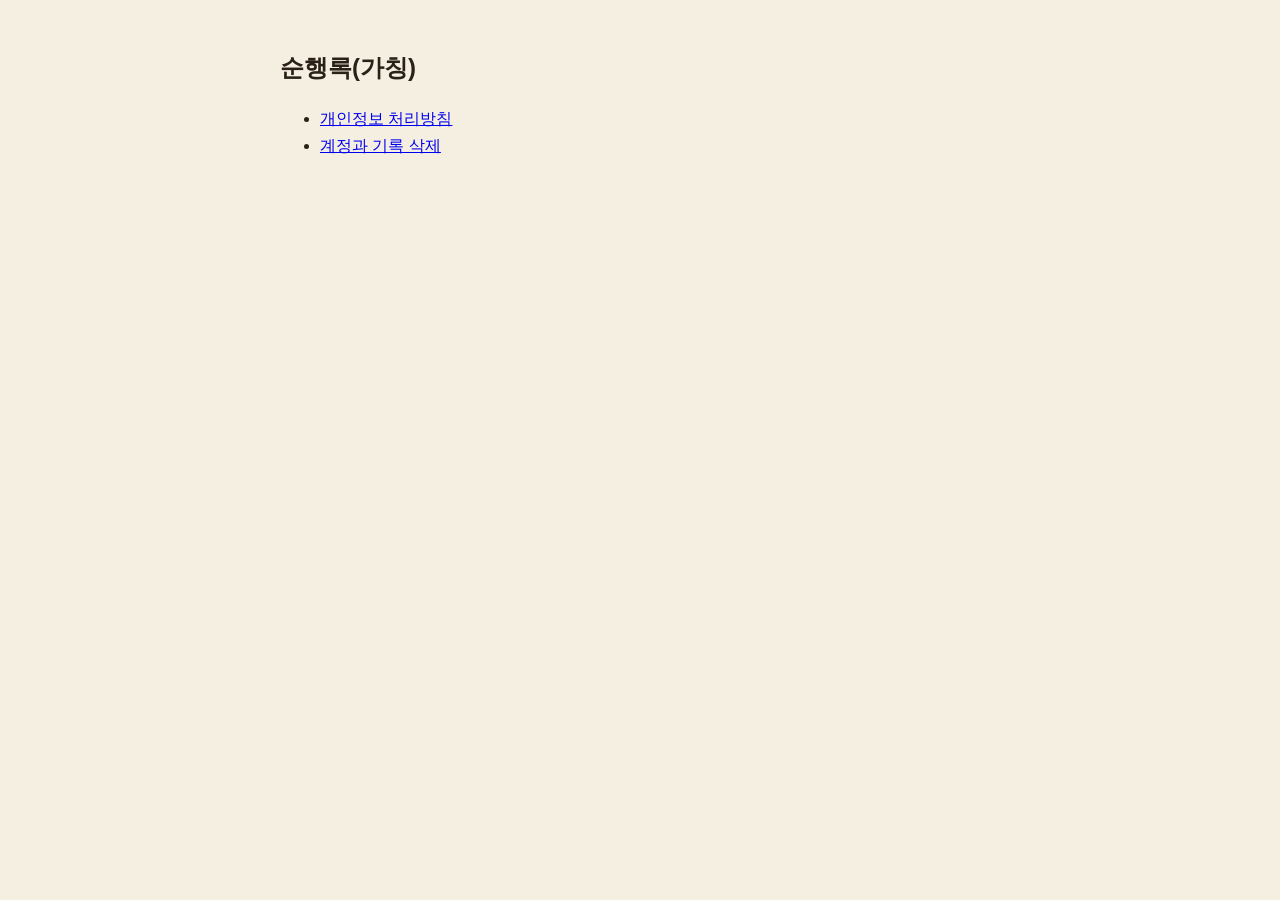
<file: index.html>
<!doctype html>
<html lang="ko"><head><meta charset="utf-8"><meta name="viewport" content="width=device-width,initial-scale=1">
<title>순행록(가칭)</title><link rel="stylesheet" href="style.css"></head>
<body><main><h1>순행록(가칭)</h1><ul><li><a href="privacy.html">개인정보 처리방침</a></li><li><a href="delete-account.html">계정과 기록 삭제</a></li></ul></main></body></html>
</file>
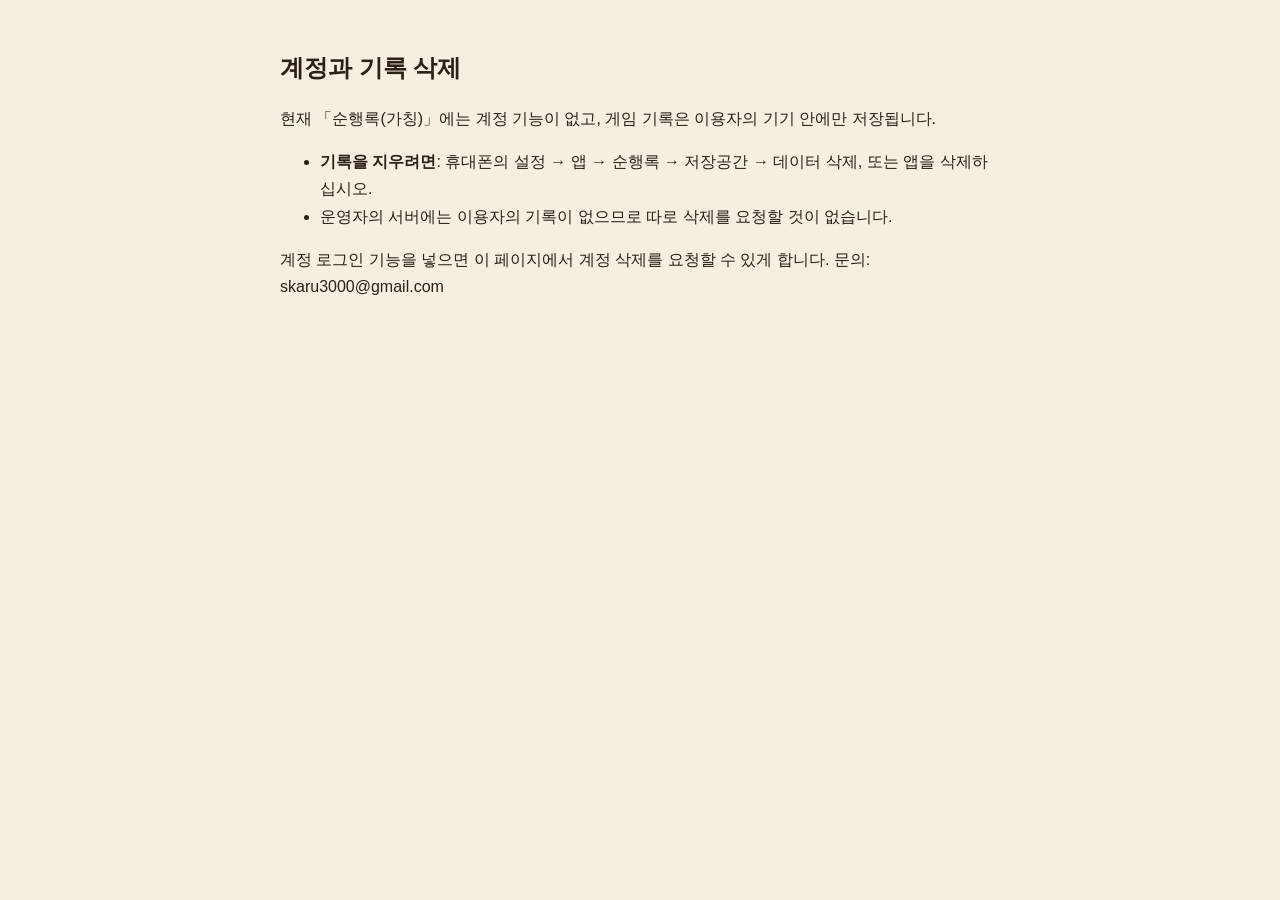
<file: delete-account.html>
<!doctype html>
<html lang="ko">
<head><meta charset="utf-8"><meta name="viewport" content="width=device-width,initial-scale=1">
<title>계정과 기록 삭제 — 순행록(가칭)</title><link rel="stylesheet" href="style.css"></head>
<body><main>
<h1>계정과 기록 삭제</h1>
<p>현재 「순행록(가칭)」에는 계정 기능이 없고, 게임 기록은 이용자의 기기 안에만 저장됩니다.</p>
<ul>
<li><b>기록을 지우려면</b>: 휴대폰의 설정 → 앱 → 순행록 → 저장공간 → 데이터 삭제, 또는 앱을 삭제하십시오.</li>
<li>운영자의 서버에는 이용자의 기록이 없으므로 따로 삭제를 요청할 것이 없습니다.</li>
</ul>
<p>계정 로그인 기능을 넣으면 이 페이지에서 계정 삭제를 요청할 수 있게 합니다. 문의: skaru3000@gmail.com</p>
</main></body></html>
</file>
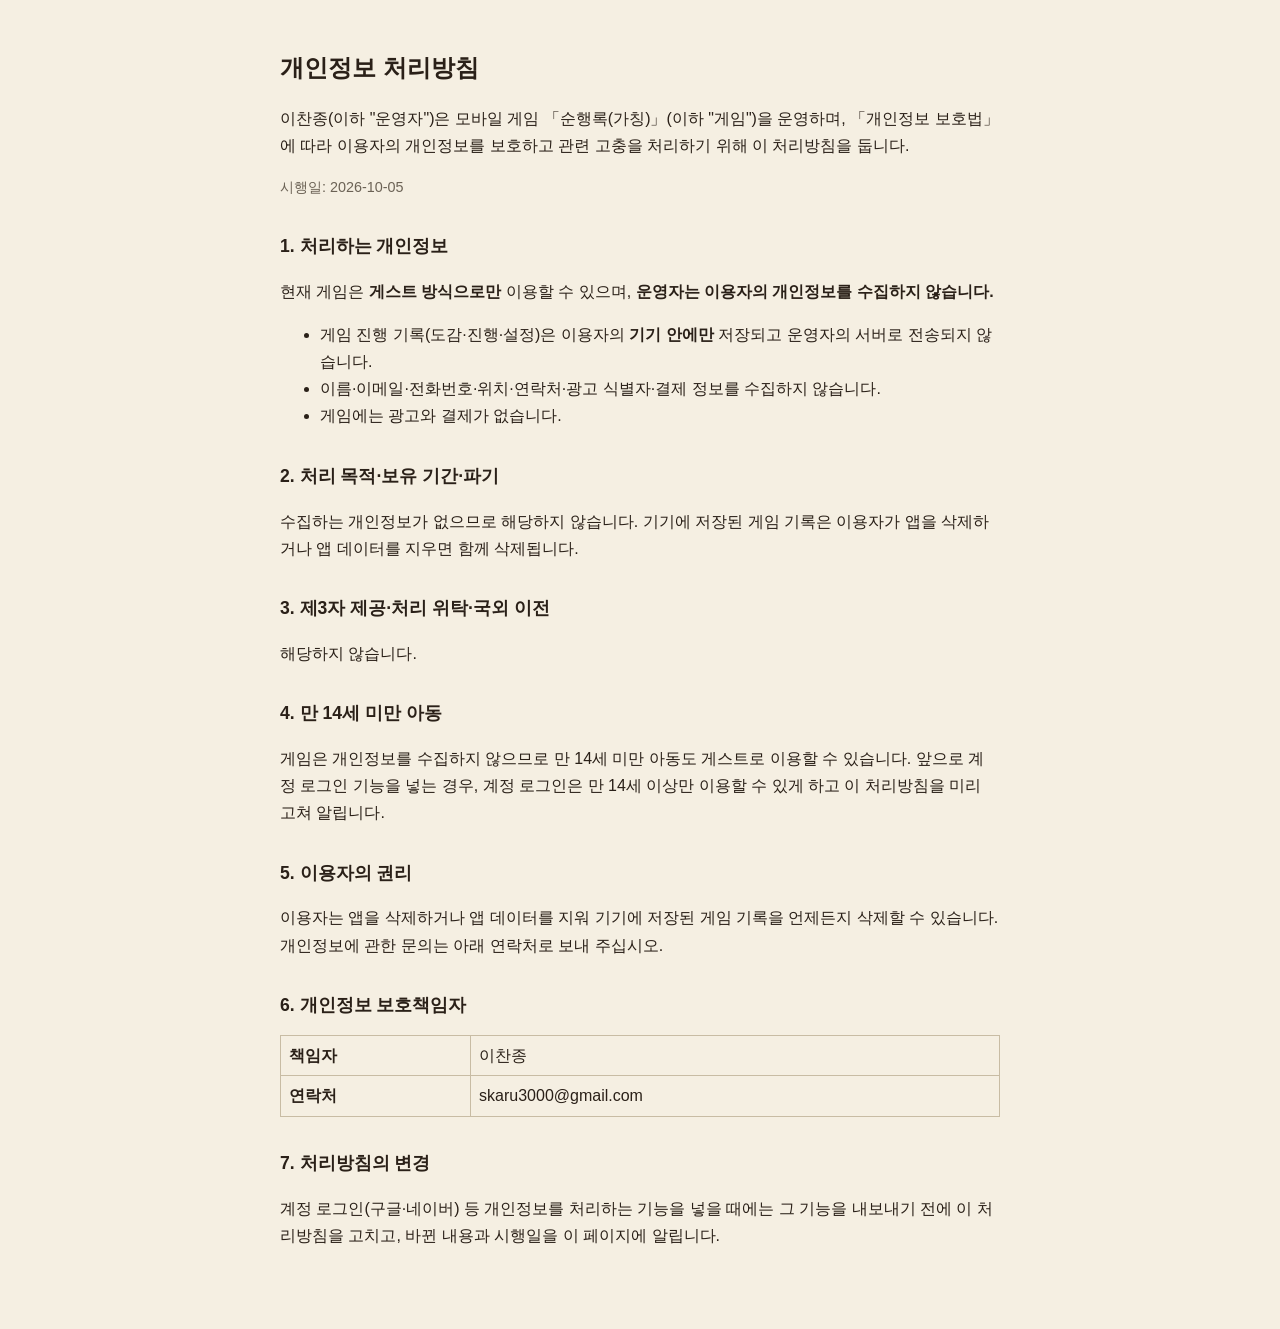
<file: privacy.html>
<!doctype html>
<html lang="ko">
<head><meta charset="utf-8"><meta name="viewport" content="width=device-width,initial-scale=1">
<title>개인정보 처리방침 — 순행록(가칭)</title><link rel="stylesheet" href="style.css"></head>
<body><main>
<h1>개인정보 처리방침</h1>
<p>이찬종(이하 "운영자")은 모바일 게임 「순행록(가칭)」(이하 "게임")을 운영하며, 「개인정보 보호법」에 따라 이용자의 개인정보를 보호하고 관련 고충을 처리하기 위해 이 처리방침을 둡니다.</p>
<p class="note">시행일: 2026-10-05</p>

<h2>1. 처리하는 개인정보</h2>
<p>현재 게임은 <b>게스트 방식으로만</b> 이용할 수 있으며, <b>운영자는 이용자의 개인정보를 수집하지 않습니다.</b></p>
<ul>
<li>게임 진행 기록(도감·진행·설정)은 이용자의 <b>기기 안에만</b> 저장되고 운영자의 서버로 전송되지 않습니다.</li>
<li>이름·이메일·전화번호·위치·연락처·광고 식별자·결제 정보를 수집하지 않습니다.</li>
<li>게임에는 광고와 결제가 없습니다.</li>
</ul>

<h2>2. 처리 목적·보유 기간·파기</h2>
<p>수집하는 개인정보가 없으므로 해당하지 않습니다. 기기에 저장된 게임 기록은 이용자가 앱을 삭제하거나 앱 데이터를 지우면 함께 삭제됩니다.</p>

<h2>3. 제3자 제공·처리 위탁·국외 이전</h2>
<p>해당하지 않습니다.</p>

<h2>4. 만 14세 미만 아동</h2>
<p>게임은 개인정보를 수집하지 않으므로 만 14세 미만 아동도 게스트로 이용할 수 있습니다. 앞으로 계정 로그인 기능을 넣는 경우, 계정 로그인은 만 14세 이상만 이용할 수 있게 하고 이 처리방침을 미리 고쳐 알립니다.</p>

<h2>5. 이용자의 권리</h2>
<p>이용자는 앱을 삭제하거나 앱 데이터를 지워 기기에 저장된 게임 기록을 언제든지 삭제할 수 있습니다. 개인정보에 관한 문의는 아래 연락처로 보내 주십시오.</p>

<h2>6. 개인정보 보호책임자</h2>
<table><tr><th>책임자</th><td>이찬종</td></tr><tr><th>연락처</th><td>skaru3000@gmail.com</td></tr></table>

<h2>7. 처리방침의 변경</h2>
<p>계정 로그인(구글·네이버) 등 개인정보를 처리하는 기능을 넣을 때에는 그 기능을 내보내기 전에 이 처리방침을 고치고, 바뀐 내용과 시행일을 이 페이지에 알립니다.</p>
</main></body></html>
</file>
<file: style.css>
body{margin:0;background:#f5efe2;color:#2a2018;font:16px/1.7 "Noto Sans KR","Malgun Gothic",sans-serif}
main{max-width:720px;margin:0 auto;padding:32px 16px 64px}
h1{font-size:1.5rem}h2{font-size:1.1rem;margin-top:2rem}
table{border-collapse:collapse;width:100%}td,th{border:1px solid #c8bca4;padding:6px 8px;text-align:left;vertical-align:top}
.note{color:#6b6255;font-size:.9rem}
</file>
